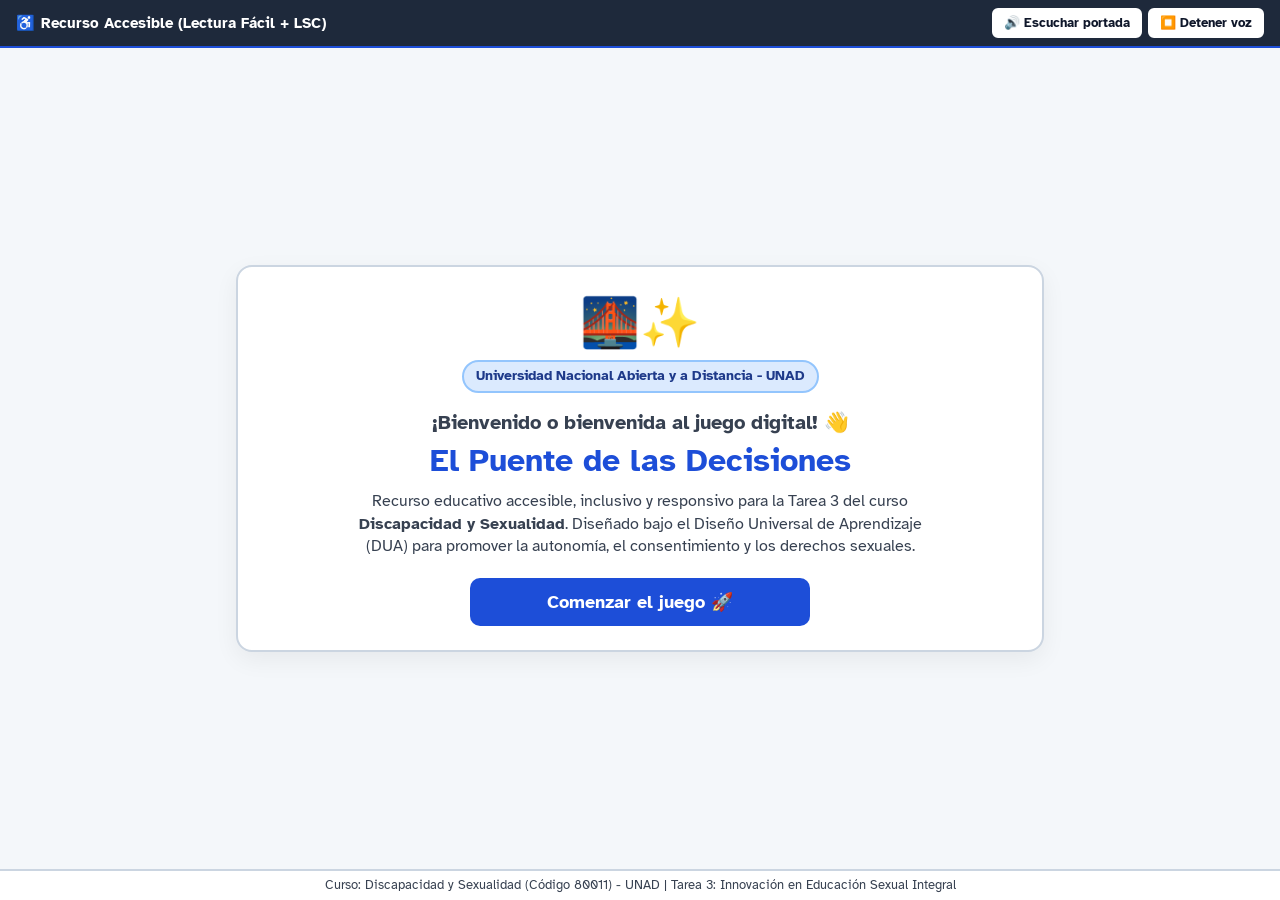
<file: index.html>
<!DOCTYPE html>
<html lang="es">
<head>
  <meta charset="UTF-8" />
  <meta name="viewport" content="width=device-width, initial-scale=1.0" />
  <title>El Puente de las Decisiones - Bienvenida</title>
  
  <link rel="preconnect" href="https://fonts.googleapis.com">
  <link rel="preconnect" href="https://fonts.gstatic.com" crossorigin>
  <link href="https://fonts.googleapis.com/css2?family=Atkinson+Hyperlegible:ital,wght@0,400;0,700;1,400&display=swap" rel="stylesheet">
  <link rel="icon" type="image/x-icon" href="icono.png">

  <link rel="stylesheet" href="style.css">
</head>
<body>

  <header class="accessibility-bar">
    <div class="accessibility-bar-title">
      <span>♿</span> Recurso Accesible (Lectura Fácil + LSC)
    </div>
    <div class="audio-controls">
      <button id="btn-read-screen" class="btn-a11y" aria-label="Escuchar la bienvenida">
        🔊 Escuchar portada
      </button>
      <button id="btn-stop-audio" class="btn-a11y" aria-label="Detener la voz">
        ⏹️ Detener voz
      </button>
    </div>
  </header>

  <main class="container">
    <section class="card" style="text-align: center;">
      <span style="font-size: 48px; display: block; margin-bottom: 4px;">🌉✨</span>
      <span class="station-badge">Universidad Nacional Abierta y a Distancia - UNAD</span>
      
      <!-- Mensaje de bienvenida claro -->
      <h2 style="color: var(--text-secondary); font-size: 20px; font-weight: 700; margin-top: 6px; margin-bottom: 2px;">
        ¡Bienvenido o bienvenida al juego digital! 👋
      </h2>
      
      <h1 style="margin-top: 4px; font-size: clamp(24px, 4vw, 32px);">El Puente de las Decisiones</h1>
      
      <p style="font-size: 16px; color: var(--text-secondary); max-width: 600px; margin: 0 auto 20px auto; line-height: 1.4;">
        Recurso educativo accesible, inclusivo y responsivo para la Tarea 3 del curso <strong>Discapacidad y Sexualidad</strong>. Diseñado bajo el Diseño Universal de Aprendizaje (DUA) para promover la autonomía, el consentimiento y los derechos sexuales.
      </p>
      
      <!-- Un solo botón limpio y directo que lleva al juego -->
      <div style="display: flex; justify-content: center;">
        <a href="juego.html" class="btn-primary" style="max-width: 340px; text-decoration: none; background-color: var(--accent-blue);">
          Comenzar el juego 🚀
        </a>
      </div>
    </section>
  </main>

  <footer>
    Curso: Discapacidad y Sexualidad (Código 80011) - UNAD | Tarea 3: Innovación en Educación Sexual Integral
  </footer>

  <script>
    function speakText(text) {
      if ('speechSynthesis' in window) {
        window.speechSynthesis.cancel();
        const utterance = new SpeechSynthesisUtterance(text);
        utterance.lang = 'es-ES';
        window.speechSynthesis.speak(utterance);
      }
    }
    document.getElementById('btn-read-screen').addEventListener('click', () => {
      speakText(document.querySelector('main').innerText);
    });
    document.getElementById('btn-stop-audio').addEventListener('click', () => {
      if ('speechSynthesis' in window) window.speechSynthesis.cancel();
    });
  </script>
</body>
</html>
</file>
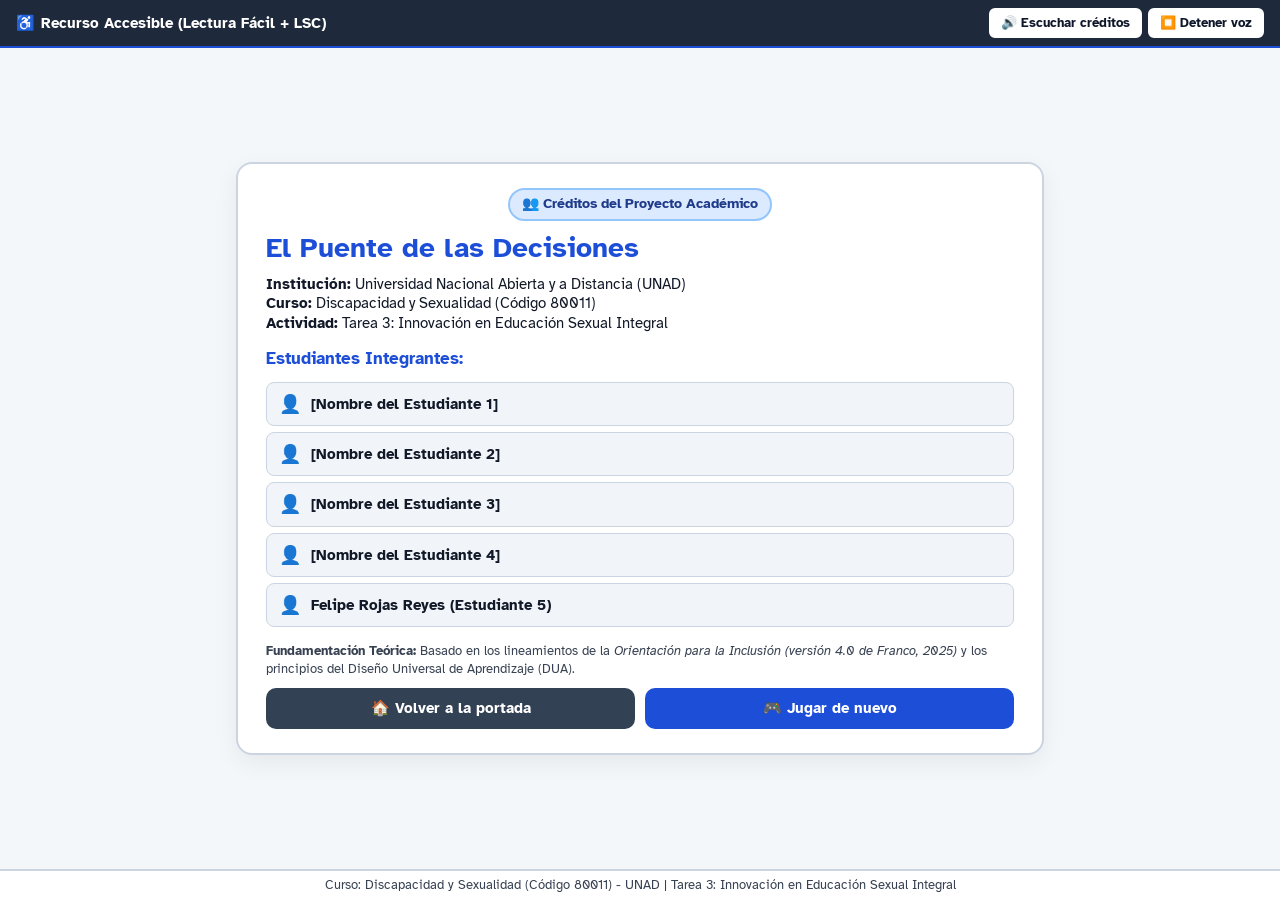
<file: creditos.html>
<!DOCTYPE html>
<html lang="es">
<head>
  <meta charset="UTF-8" />
  <meta name="viewport" content="width=device-width, initial-scale=1.0" />
  <title>Créditos - El Puente de las Decisiones</title>
  
  <link rel="preconnect" href="https://fonts.googleapis.com">
  <link rel="preconnect" href="https://fonts.gstatic.com" crossorigin>
  <link rel="icon" type="image/x-icon" href="icono.png">
  <link href="https://fonts.googleapis.com/css2?family=Atkinson+Hyperlegible:ital,wght@0,400;0,700;1,400&display=swap" rel="stylesheet">
  
  <link rel="stylesheet" href="style.css">
</head>
<body>

  <header class="accessibility-bar">
    <div class="accessibility-bar-title">
      <span>♿</span> Recurso Accesible (Lectura Fácil + LSC)
    </div>
    <div class="audio-controls">
      <button id="btn-read-screen" class="btn-a11y" aria-label="Escuchar los créditos">
        🔊 Escuchar créditos
      </button>
      <button id="btn-stop-audio" class="btn-a11y" aria-label="Detener la voz">
        ⏹️ Detener voz
      </button>
    </div>
  </header>

  <main class="container">
    <section class="card">
      <span class="station-badge">👥 Créditos del Proyecto Académico</span>
      <h1>El Puente de las Decisiones</h1>
      
      <p style="font-size: 14.5px; margin-bottom: 6px;">
        <strong>Institución:</strong> Universidad Nacional Abierta y a Distancia (UNAD)<br>
        <strong>Curso:</strong> Discapacidad y Sexualidad (Código 80011)<br>
        <strong>Actividad:</strong> Tarea 3: Innovación en Educación Sexual Integral
      </p>

      <h2 style="font-size: 16.5px; margin-top: 8px; color: var(--accent-blue);">Estudiantes Integrantes:</h2>
      <ul class="rights-list" style="margin: 4px 0;">
        <li><span style="font-size: 18px;">👤</span> [Nombre del Estudiante 1]</li>
        <li><span style="font-size: 18px;">👤</span> [Nombre del Estudiante 2]</li>
        <li><span style="font-size: 18px;">👤</span> [Nombre del Estudiante 3]</li>
        <li><span style="font-size: 18px;">👤</span> [Nombre del Estudiante 4]</li>
        <li><span style="font-size: 18px;">👤</span> Felipe Rojas Reyes (Estudiante 5)</li>
      </ul>

      <p style="font-size: 13px; color: var(--text-secondary); margin-top: 6px; margin-bottom: 10px;">
        <strong>Fundamentación Teórica:</strong> Basado en los lineamientos de la <em>Orientación para la Inclusión (versión 4.0 de Franco, 2025)</em> y los principios del Diseño Universal de Aprendizaje (DUA).
      </p>

      <div style="display: flex; gap: 10px; flex-wrap: wrap;">
        <a href="index.html" class="btn-primary" style="flex: 1; text-decoration: none; padding: 10px; font-size: 15px; background-color: #334155;">
          🏠 Volver a la portada
        </a>
        <a href="juego.html" class="btn-primary" style="flex: 1; text-decoration: none; padding: 10px; font-size: 15px;">
          🎮 Jugar de nuevo
        </a>
      </div>
    </section>
  </main>

  <footer>
    Curso: Discapacidad y Sexualidad (Código 80011) - UNAD | Tarea 3: Innovación en Educación Sexual Integral
  </footer>

  <script>
    function speakText(text) {
      if ('speechSynthesis' in window) {
        window.speechSynthesis.cancel();
        const utterance = new SpeechSynthesisUtterance(text);
        utterance.lang = 'es-ES';
        window.speechSynthesis.speak(utterance);
      }
    }
    document.getElementById('btn-read-screen').addEventListener('click', () => {
      speakText(document.querySelector('main').innerText);
    });
    document.getElementById('btn-stop-audio').addEventListener('click', () => {
      if ('speechSynthesis' in window) window.speechSynthesis.cancel();
    });
  </script>
</body>
</html>
</file>
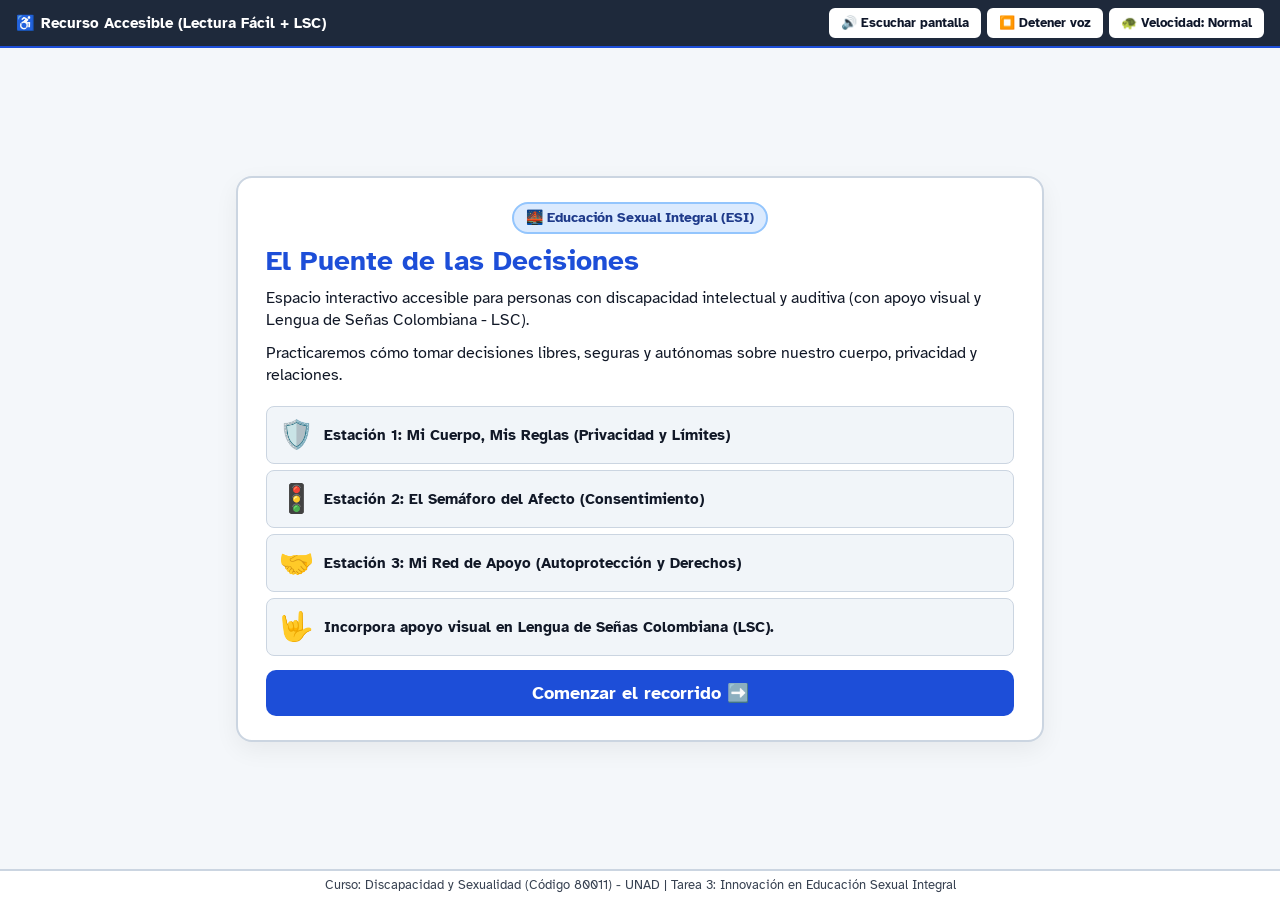
<file: juego.html>
<!DOCTYPE html>
<html lang="es">
<head>
  <meta charset="UTF-8" />
  <meta name="viewport" content="width=device-width, initial-scale=1.0" />
  <title>El Puente de las Decisiones - Educación Sexual Integral Accesible</title>
  
  <link rel="preconnect" href="https://fonts.googleapis.com">
  <link rel="preconnect" href="https://fonts.gstatic.com" crossorigin>
  <link rel="icon" type="image/x-icon" href="icono.png">
  <link href="https://fonts.googleapis.com/css2?family=Atkinson+Hyperlegible:ital,wght@0,400;0,700;1,400&display=swap" rel="stylesheet">
  
  <link rel="stylesheet" href="style.css">
</head>
<body>

  <header class="accessibility-bar">
    <div class="accessibility-bar-title">
      <span>♿</span> Recurso Accesible (Lectura Fácil + LSC)
    </div>
    <div class="audio-controls">
      <button id="btn-read-screen" class="btn-a11y" aria-label="Escuchar el texto de esta pantalla">
        🔊 Escuchar pantalla
      </button>
      <button id="btn-stop-audio" class="btn-a11y" aria-label="Detener la voz">
        ⏹️ Detener voz
      </button>
      <button id="btn-speed" class="btn-a11y" aria-label="Cambiar velocidad de lectura">
        🐢 Velocidad: Normal
      </button>
    </div>
  </header>

  <main class="container">
    <!-- PANTALLA DE INICIO -->
    <section id="screen-intro" class="card">
      <span class="station-badge">🌉 Educación Sexual Integral (ESI)</span>
      <h1>El Puente de las Decisiones</h1>
      <p>
        Espacio interactivo accesible para personas con discapacidad intelectual y auditiva (con apoyo visual y Lengua de Señas Colombiana - LSC).
      </p>
      <p>
        Practicaremos cómo tomar decisiones libres, seguras y autónomas sobre nuestro cuerpo, privacidad y relaciones.
      </p>

      <ul class="rights-list">
        <li><span style="font-size: 28px;">🛡️</span> Estación 1: Mi Cuerpo, Mis Reglas (Privacidad y Límites)</li>
        <li><span style="font-size: 28px;">🚦</span> Estación 2: El Semáforo del Afecto (Consentimiento)</li>
        <li><span style="font-size: 28px;">🤝</span> Estación 3: Mi Red de Apoyo (Autoprotección y Derechos)</li>
        <li><span style="font-size: 28px;">🤟</span> Incorpora apoyo visual en Lengua de Señas Colombiana (LSC).</li>
      </ul>

      <button id="btn-start" class="btn-primary">
        Comenzar el recorrido ➡️
      </button>
    </section>

    <!-- PANTALLA DE JUEGO -->
    <section id="screen-game" class="card hidden">
      <div id="station-badge" class="station-badge">Estación 1</div>
      <div class="progress-bar-container" aria-label="Progreso del juego">
        <div id="progress-fill" class="progress-bar-fill"></div>
      </div>

      <h2 id="question-title">Situación</h2>

      <div class="scenario-box">
        <div style="display: flex; justify-content: space-between; align-items: flex-start; gap: 16px; flex-wrap: wrap;">
          <div>
            <span id="scenario-pictogram" class="pictogram-header" aria-hidden="true">🚪</span>
            <p id="scenario-text" class="scenario-text"></p>
          </div>
          <!-- Recuadro de apoyo en Lengua de Señas Colombiana -->
          <div style="background-color: #EFF6FF; border: 2px solid #3B82F6; border-radius: 10px; padding: 12px; text-align: center; min-width: 140px;">
            <span style="font-size: 30px; display: block;" aria-hidden="true">🤟</span>
            <span style="font-size: 14px; font-weight: 700; color: #1E40AF; display: block; margin-top: 4px;">Seña Clave (LSC)</span>
            <span id="lsc-label" style="font-size: 13px; color: #1E293B; font-weight: 700; display: block; margin-top: 2px;">Privacidad</span>
          </div>
        </div>
      </div>

      <div id="options-container" class="options-grid"></div>

      <div id="feedback-box" class="feedback-box" role="alert">
        <div id="feedback-title" class="feedback-title"></div>
        <p id="feedback-text" style="margin-bottom: 0;"></p>
      </div>

      <button id="btn-next" class="btn-primary hidden">
        Siguiente situación ➡️
      </button>
    </section>
<!-- PANTALLA FINAL -->
    <section id="screen-end" class="card hidden">
      <span class="station-badge">🏆 ¡Recorrido Completado!</span>
      <h1>Tus Derechos Sexuales y Reproductivos son Tuyos</h1>
      <p style="font-size: 15px; margin-bottom: 8px;">
        Has completado las tres estaciones de <strong>El Puente de las Decisiones</strong> con adaptaciones de accesibilidad universal.
      </p>

      <ul class="rights-list" style="margin: 6px 0;">
        <li><span style="font-size: 20px;">✅</span> Eres una persona adulta con derecho a decidir sobre tu cuerpo.</li>
        <li><span style="font-size: 20px;">🔒</span> Tu intimidad debe ser respetada por tu entorno.</li>
        <li><span style="font-size: 20px;">🤟</span> El acceso a la información en LSC garantiza la inclusión de la comunidad sorda.</li>
      </ul>

      <!-- Dos botones al finalizar: Reiniciar y Créditos -->
      <div style="display: flex; gap: 10px; flex-wrap: wrap; margin-top: 6px;">
        <button id="btn-restart" class="btn-primary" style="flex: 1; padding: 10px; font-size: 16px;">
          🔄 Volver a jugar
        </button>
        <a href="creditos.html" class="btn-primary" style="flex: 1; text-decoration: none; padding: 10px; font-size: 16px; background-color: #334155; text-align: center; display: inline-flex; align-items: center; justify-content: center; gap: 8px;">
          👥 Ver Créditos
        </a>
      </div>
    </section>
  </main>

  <footer>
    Curso: Discapacidad y Sexualidad (Código 80011) - UNAD | Tarea 3: Innovación en Educación Sexual Integral
  </footer>

  <script src="script.js"></script>
</body>
</html>
</file>
<file: style.css>
:root {
  --bg-main: #F4F7FA;
  --bg-card: #FFFFFF;
  --text-primary: #111827;
  --text-secondary: #374151;
  --accent-blue: #1D4ED8;
  --accent-blue-hover: #1E40AF;
  --accent-green: #15803D;
  --accent-green-bg: #DCFCE7;
  --accent-amber: #B45309;
  --accent-amber-bg: #FEF3C7;
  --border-color: #CBD5E1;
  --focus-ring: #2563EB;
}

* {
  box-sizing: border-box;
  margin: 0;
  padding: 0;
}

body {
  font-family: 'Atkinson Hyperlegible', sans-serif;
  background-color: var(--bg-main);
  color: var(--text-primary);
  line-height: 1.35;
  font-size: 16px;
  height: 100vh;
  max-height: 100vh;
  display: flex;
  flex-direction: column;
  overflow: hidden;
}

/* Barra superior de accesibilidad */
.accessibility-bar {
  background-color: #1E293B;
  color: #FFFFFF;
  padding: 8px 16px;
  display: flex;
  flex-wrap: wrap;
  justify-content: space-between;
  align-items: center;
  gap: 8px;
  border-bottom: 2px solid var(--accent-blue);
  flex-shrink: 0;
}

.accessibility-bar-title {
  font-weight: 700;
  font-size: 15px;
  display: flex;
  align-items: center;
  gap: 6px;
}

.audio-controls {
  display: flex;
  flex-wrap: wrap;
  gap: 6px;
  align-items: center;
}

.btn-a11y {
  background-color: #FFFFFF;
  color: #0F172A;
  border: 2px solid #FFFFFF;
  padding: 5px 10px;
  border-radius: 6px;
  font-family: inherit;
  font-size: 13px;
  font-weight: 700;
  cursor: pointer;
  display: inline-flex;
  align-items: center;
  justify-content: center;
  gap: 4px;
  transition: background-color 0.2s;
}

.btn-a11y:hover {
  background-color: #E2E8F0;
}

.btn-a11y:focus {
  outline: 3px solid #FACC15;
  outline-offset: 2px;
}

/* Contenedor principal */
.container {
  max-width: 840px;
  width: 100%;
  margin: auto;
  padding: 6px 16px;
  flex: 1;
  display: flex;
  flex-direction: column;
  justify-content: center;
  min-height: 0;
}

/* Tarjeta principal para pantallas grandes */
.card {
  background-color: var(--bg-card);
  border: 2px solid var(--border-color);
  border-radius: 16px;
  padding: 24px 28px;
  box-shadow: 0 8px 24px rgba(0, 0, 0, 0.06);
  max-height: 100%;
  display: flex;
  flex-direction: column;
  justify-content: center;
}

h1 {
  font-size: 28px;
  color: var(--accent-blue);
  margin-bottom: 10px;
  line-height: 1.2;
}

h2 {
  font-size: 20px;
  color: var(--text-primary);
  margin-bottom: 8px;
}

p {
  margin-bottom: 12px;
  font-size: 16px;
}

/* Indicador de progreso y estaciones */
.station-badge {
  display: inline-flex;
  align-items: center;
  gap: 8px;
  background-color: #DBEAFE;
  color: #1E3A8A;
  padding: 5px 12px;
  border-radius: 999px;
  font-weight: 700;
  font-size: 14px;
  margin-bottom: 10px;
  border: 2px solid #93C5FD;
  align-self: flex-start;
  margin-left: auto; 
  margin-right: auto;
}

.progress-bar-container {
  width: 100%;
  background-color: #E2E8F0;
  height: 10px;
  border-radius: 999px;
  overflow: hidden;
  margin-bottom: 12px;
  border: 1px solid #94A3B8;
  flex-shrink: 0;
}

.progress-bar-fill {
  height: 100%;
  background-color: var(--accent-blue);
  width: 0%;
  transition: width 0.4s ease;
}

/* Caja de situación */
.scenario-box {
  background-color: #F8FAFC;
  border-left: 6px solid var(--accent-blue);
  border-top: 1px solid var(--border-color);
  border-right: 1px solid var(--border-color);
  border-bottom: 1px solid var(--border-color);
  padding: 12px 16px;
  border-radius: 10px;
  margin-bottom: 12px;
}

.scenario-flex {
  display: flex;
  justify-content: space-between;
  align-items: center;
  gap: 14px;
}

.scenario-flex > div:first-child {
  flex: 1;
}

.pictogram-header {
  font-size: 28px;
  margin-bottom: 4px;
  display: block;
}

.scenario-text {
  font-size: 17px;
  font-weight: 700;
  color: var(--text-primary);
  margin-bottom: 0;
}

.lsc-container {
  background-color: #EFF6FF;
  border: 2px solid #3B82F6;
  border-radius: 10px;
  padding: 6px;
  text-align: center;
  width: 170px;
  flex-shrink: 0;
}

/* Botones de opciones */
.options-grid {
  display: flex;
  flex-direction: column;
  gap: 8px;
  margin-bottom: 10px;
}

.option-btn {
  background-color: #FFFFFF;
  border: 2px solid #64748B;
  border-radius: 10px;
  padding: 12px 16px;
  text-align: left;
  font-family: inherit;
  font-size: 16px;
  font-weight: 700;
  color: var(--text-primary);
  cursor: pointer;
  display: flex;
  align-items: center;
  gap: 10px;
  transition: all 0.2s;
  width: 100%;
}

.option-btn:hover:not(:disabled) {
  border-color: var(--accent-blue);
  background-color: #EFF6FF;
}

.option-btn:focus {
  outline: 3px solid #FACC15;
  outline-offset: 2px;
}

.option-btn:disabled {
  cursor: default;
  opacity: 0.85;
}

.option-icon {
  font-size: 24px;
  flex-shrink: 0;
}

/* Retroalimentación pedagógica */
.feedback-box {
  padding: 10px 14px;
  border-radius: 10px;
  margin-bottom: 10px;
  border: 2px solid;
  display: none;
}

.feedback-correct {
  background-color: var(--accent-green-bg);
  border-color: var(--accent-green);
  color: #052E16;
}

.feedback-info {
  background-color: var(--accent-amber-bg);
  border-color: var(--accent-amber);
  color: #451A03;
}

.feedback-title {
  font-size: 17px;
  font-weight: 700;
  margin-bottom: 2px;
  display: flex;
  align-items: center;
  gap: 6px;
}

#feedback-text {
  font-size: 15px;
  line-height: 1.3;
}

/* Botón primario de navegación */
.btn-primary {
  background-color: var(--accent-blue);
  color: #FFFFFF;
  border: none;
  padding: 12px 20px;
  border-radius: 10px;
  font-family: inherit;
  font-size: 18px;
  font-weight: 700;
  cursor: pointer;
  display: inline-flex;
  align-items: center;
  justify-content: center;
  gap: 8px;
  width: 100%;
  transition: background-color 0.2s;
  flex-shrink: 0;
}

.btn-primary:hover {
  background-color: var(--accent-blue-hover);
}

.btn-primary:focus {
  outline: 3px solid #FACC15;
  outline-offset: 2px;
}

.hidden {
  display: none !important;
}

.rights-list {
  list-style: none;
  margin: 8px 0;
}

.rights-list li {
  background-color: #F1F5F9;
  border: 1px solid #CBD5E1;
  padding: 9px 12px;
  border-radius: 8px;
  margin-bottom: 6px;
  display: flex;
  align-items: center;
  gap: 10px;
  font-weight: 700;
  font-size: 15px;
}

footer {
  text-align: center;
  padding: 6px 16px;
  font-size: 12.5px;
  color: var(--text-secondary);
  border-top: 2px solid var(--border-color);
  background-color: #FFFFFF;
  flex-shrink: 0;
}

/* ==========================================================
   ADAPTACIÓN DE ALTA PRECISIÓN PARA LAPTOPS (Pantallas medianas)
   ========================================================== */
@media (max-height: 850px) and (min-width: 769px) {
  .accessibility-bar { padding: 5px 14px; }
  .container { padding: 4px 14px; }
  .card { padding: 10px 18px; }
  
  h1 { font-size: 20px; margin-bottom: 4px; }
  h2 { font-size: 15.5px; margin-bottom: 4px; }
  p { font-size: 13.5px; margin-bottom: 4px; }
  
  .station-badge { margin-bottom: 4px; padding: 2px 10px; font-size: 12px; }
  .progress-bar-container { margin-bottom: 5px; height: 7px; }
  
  .scenario-box { padding: 7px 12px; margin-bottom: 6px; }
  .pictogram-header { font-size: 20px; margin-bottom: 2px; display: inline-block; margin-right: 6px; }
  .scenario-text { font-size: 14px; line-height: 1.25; }
  .lsc-container { width: 130px; padding: 4px; }
  
  .options-grid { gap: 5px; margin-bottom: 6px; }
  .option-btn { padding: 6px 12px; font-size: 13.5px; gap: 8px; line-height: 1.25; }
  .option-icon { font-size: 18px; }
  
  .feedback-box { padding: 7px 12px; margin-bottom: 6px; }
  .feedback-title { font-size: 14px; margin-bottom: 2px; }
  #feedback-text { font-size: 13px; line-height: 1.25; }
  
  .rights-list { margin: 4px 0; }
  .rights-list li { padding: 5px 10px; font-size: 13px; margin-bottom: 4px; }
  
  .btn-primary { padding: 8px 16px; font-size: 15px; }
  footer { padding: 5px 12px; font-size: 12px; }
}

/* ==========================================================
   ADAPTACIÓN PARA CELULARES Y TABLETS
   ========================================================== */
@media (max-width: 768px) {
  body {
    height: auto;
    max-height: none;
    overflow: auto;
  }

  .accessibility-bar {
    flex-direction: column;
    align-items: stretch;
    text-align: center;
    padding: 8px 12px;
  }

  .accessibility-bar-title {
    justify-content: center;
    font-size: 14px;
  }

  .audio-controls {
    justify-content: center;
    width: 100%;
  }

  .container {
    padding: 10px;
  }

  .card {
    padding: 16px;
  }

  h1 { font-size: 22px; }
  h2 { font-size: 18px; }
  p { font-size: 15px; }

  .scenario-flex {
    flex-direction: column;
    align-items: stretch;
  }

  .lsc-container {
    width: 100% !important;
    max-width: 100%;
  }

  .option-btn {
    font-size: 15px;
    padding: 12px 14px;
  }

  .btn-primary {
    font-size: 17px;
    padding: 12px;
  }
}
</file>
